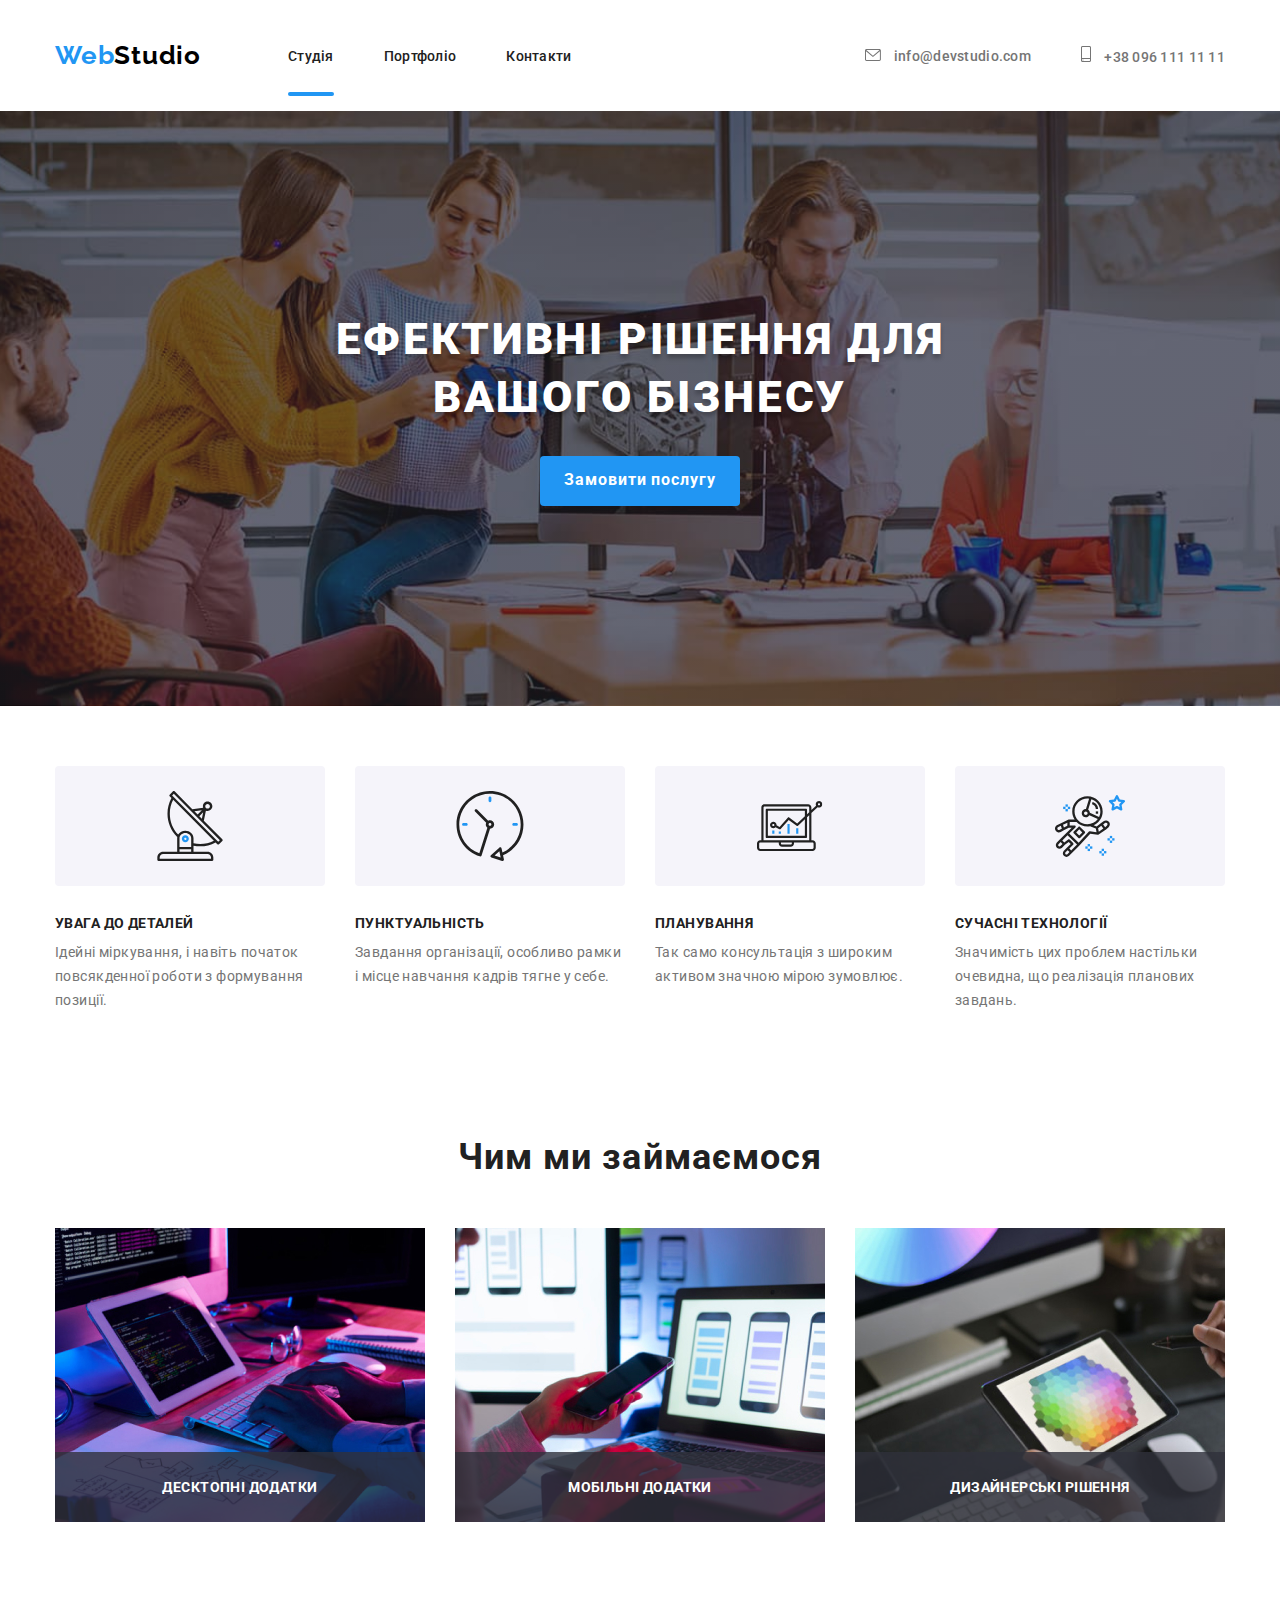
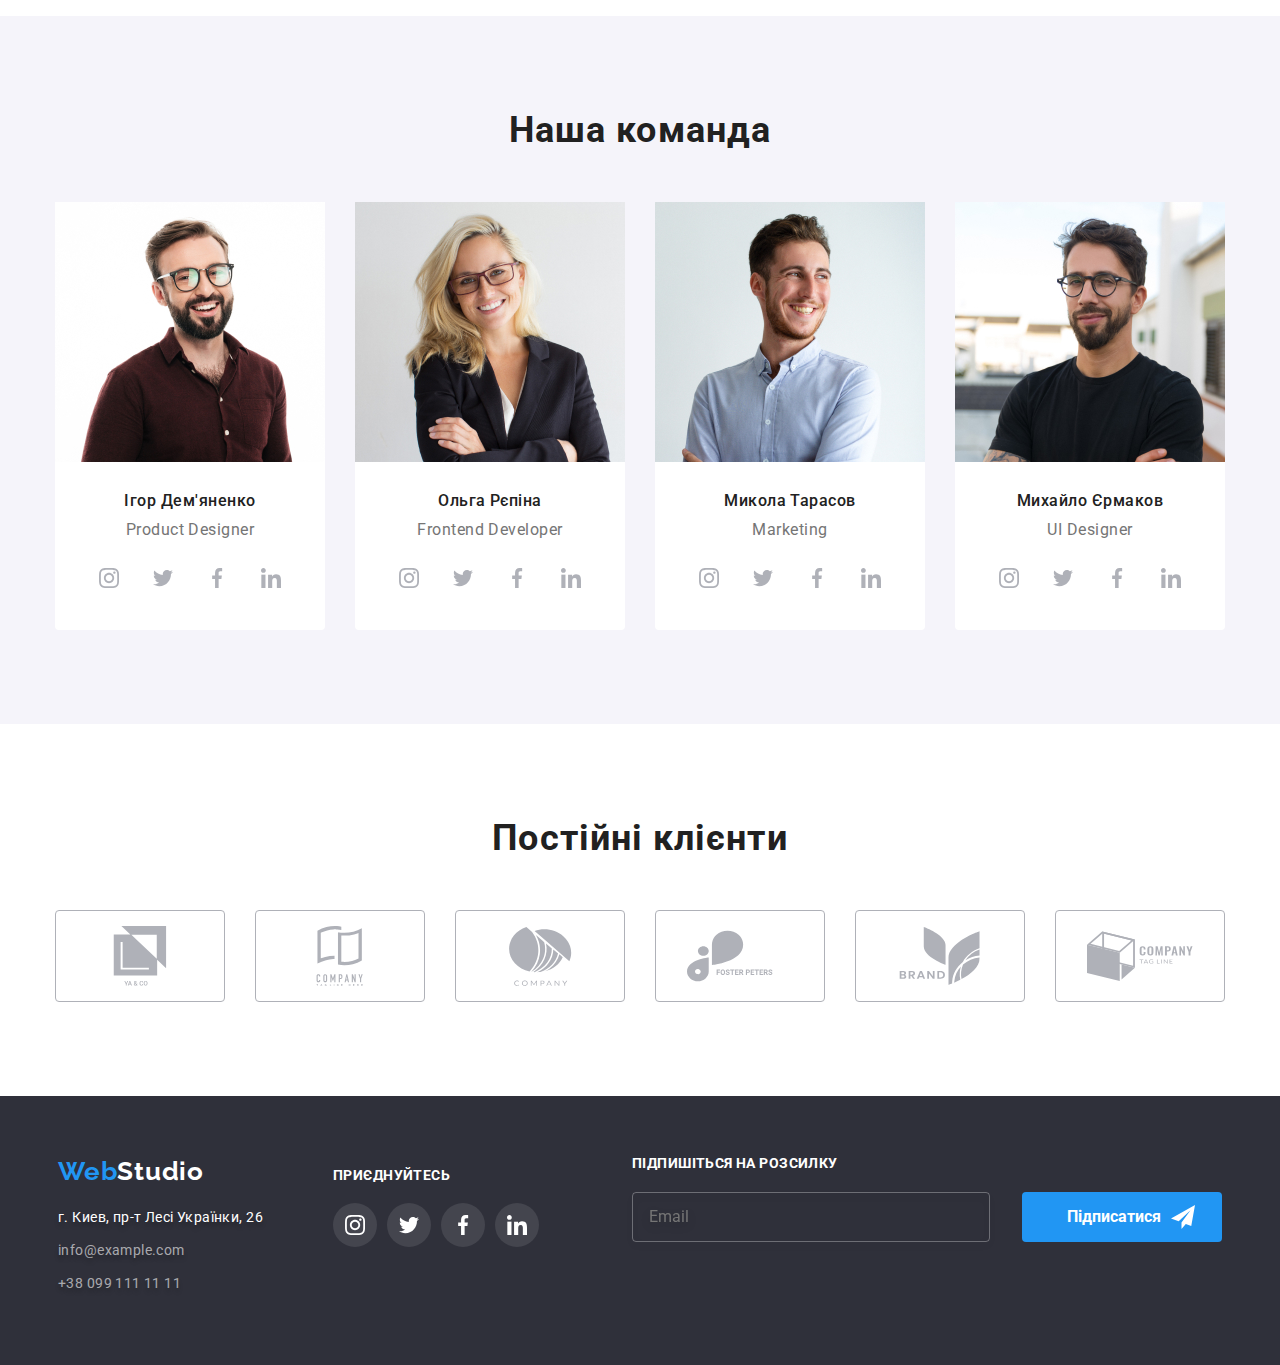
<file: index.html>
<!DOCTYPE html>
<html lang="uk">
  <head>
    <meta charset="UTF-8" />
    <meta http-equiv="X-UA-Compatible" content="IE=edge" />
    <meta name="viewport" content="width=device-width, initial-scale=1.0" />
    <link rel="preconnect" href="https://fonts.googleapis.com" />
    <link rel="preconnect" href="https://fonts.gstatic.com" crossorigin />
    <link
      href="https://fonts.googleapis.com/css2?family=Raleway:wght@700&family=Roboto:wght@400;500;700;900&display=swap"
      rel="stylesheet"
    />
    <link
      rel="stylesheet"
      href="https://cdn.jsdelivr.net/npm/modern-normalize@1.1.0/modern-normalize.min.css"
    />

    <link rel="stylesheet" href="./css/main.min.css" />
    <title>Студія</title>
  </head>
  <body>
    <header>
      <div class="page-header container">
        <nav class="main-nav">
          <a class="logo" href="./index.html"
            >Web<span class="studio">Studio</span></a
          >

          <ul class="menu list">
            <li>
              <a class="menu__link active line" href="./index.html">Студія</a>
            </li>
            <li>
              <a class="menu__link line" href="./portfolio.html">Портфоліо</a>
            </li>
            <li>
              <a class="menu__link line" href="#">Контакти</a>
            </li>
          </ul>
        </nav>
        <button type="button" class="open-mobile-menu-btn" data-menu-open>
          <svg class="open-mobile-menu-btn__icon">
            <use href="./images/sprite.svg#icon-burger"></use>
          </svg>
        </button>
        <ul class="list contacts">
          <li>
            <a class="contact__details" href="mailto:info@devstudio.com">
              <svg
                aria-label="конверт"
                class="icon-envelope"
                width="16"
                height="12"
              >
                <use href="./images/sprite.svg#icon-envelope"></use>
              </svg>
              info@devstudio.com</a
            >
          </li>
          <li>
            <a class="contact__details" href="tel:+380961111111">
              <svg
                aria-label="смартфон"
                class="icon-smartphone"
                width="10"
                height="16"
              >
                <use href="./images/sprite.svg#icon-smartphone"></use>
              </svg>
              +38 096 111 11 11</a
            >
          </li>
        </ul>
      </div>
      <div class="mobile-menu" data-menu>
        <div class="container mobile-menu__container">
          <button class="mobile-menu__close-btn" data-menu-close>
            <svg class="mobile-menu__close-icon">
              <use href="./images/sprite.svg#icon-close"></use>
            </svg>
          </button>
          <ul class="mobile-menu__nav-list list">
            <li>
              <a class="mobile-menu__nav-link" href="./index.html">Студія</a>
           </li>
            <li>
              <a class="mobile-menu__nav-link" href="./portfolio.html">Портфоліо</a>
              </li>
            <li>
              <a class="mobile-menu__nav-link" href="#">Контакти</a>
              </li>
          </ul>
          <ul class=" mobile-menu__contacts list">
            <li>
              <a class="mobile-menu__tel" href="tel:+380961111111">+38 096 111 11 11</a>
            </li>
            <li>
              <a class="mobile-menu__email" href="mailto:info@devstudio.com"> info@devstudio.com</a>
            </li>
          </ul>
          <ul class="mobile-menu__media list">
            <li> <a class="mobile-menu__media-links" href="#">Instagram</a></li>
            <li> <a class="mobile-menu__media-links" href="#">Twitter</a></li>
            <li><a class="mobile-menu__media-links" href="#">Facebook</a></li>
            <li><a class="mobile-menu__media-links border-remover" href="#">LinkedIn</a></li>
          </ul>
        </div>
      </div>
    </header>
    <main>
      <section class="hero">
        <div class="container-hero container">
          <h1 class="main-heading">Ефективні рішення для вашого бізнесу</h1>
          <button class="service-button" onclick type="button" data-modal-open>
            Замовити послугу
          </button>
        </div>
      </section>
      <section class="section-services">
        <div class="container">
          <h2 class="visually-hidden">Наши особенности</h2>
          <ul class="list">
            <div class="section-services__desc">
              <div class="section-services__wrapper">
                <li>
                  <div class="list__image-container">
                    <svg aria-label="антена" width="70" height="70">
                      <use href="./images/sprite.svg#icon-antenna-1"></use>
                    </svg>
                  </div>

                  <div class="list-item__text-container">
                    <h3 class="heads">увага до деталей</h3>
                    <p class="heads__description">
                      Ідейні міркування, і навіть початок повсякденної роботи з
                      формування позиції.
                    </p>
                  </div>
                </li>
                <li>
                  <div class="list__image-container">
                    <svg
                      aria-label="годинник"
                      class="icon-clock-1"
                      width="70"
                      height="70"
                    >
                      <use href="./images/sprite.svg#icon-clock-1"></use>
                    </svg>
                  </div>
                  <div class="list-item__text-container">
                    <h3 class="heads">пунктуальність</h3>
                    <p class="heads__description">
                      Завдання організації, особливо рамки і місце навчання
                      кадрів тягне у себе.
                    </p>
                  </div>
                </li>
              </div>
              <div class="section-services__wrapper">
                <li>
                  <div class="list__image-container">
                    <svg
                      aria-label="діаграма"
                      class="icon-diagram-1"
                      width="65.32"
                      height="70"
                    >
                      <use href="./images/sprite.svg#icon-diagram-1"></use>
                    </svg>
                  </div>
                  <div class="list-item__text-container">
                    <h3 class="heads">планування</h3>
                    <p class="heads__description">
                      Так само консультація з широким активом значною мірою
                      зумовлює.
                    </p>
                  </div>
                </li>
                <li>
                  <div class="list__image-container">
                    <svg
                      aria-label="астронавт"
                      class="icon-astronaut-1"
                      width="70"
                      height="70"
                    >
                      <use href="./images/sprite.svg#icon-astronaut-1"></use>
                    </svg>
                  </div>
                  <div class="list-item__text-container">
                    <h3 class="heads">сучасні технології</h3>
                    <p class="heads__description">
                      Значимість цих проблем настільки очевидна, що реалізація
                      планових завдань.
                    </p>
                  </div>
                </li>
              </div>
            </div>
          </ul>
        </div>
      </section>
      <div class="what-we-do">
        <div class="container">
          <h2 class="second-heading">Чим ми займаємося</h2>
          <ul class="list">
            <li>
              <div class="do-list-wrapper">
                <picture>
                  <source
                    media="(min-width: 1200px)"
                    srcset="
                      ./images/service_provision/service_provision_1_1x.jpg 1x,
                      ./images/service_provision/service_provision_1_2x.jpg 2x
                    "
                  />
                  <img
                    src="./images/service_provision/service_provision_1_1x.jpg"
                    alt="пишем код"
                    width="370"
                    height="294"
                  />
                </picture>

                <p class="do-list-wrapper__do-overlay">десктопні додатки</p>
              </div>
            </li>
            <li>
              <div class="do-list-wrapper">
                <picture>
                  <source
                    media="(min-width: 1200px)"
                    srcset="
                      ./images/service_provision/service_provision_2_1x.jpg 1x,
                      ./images/service_provision/service_provision_2_2x.jpg 2x
                    "
                  />
                  <img
                    src="./images/service_provision/service_provision_2_1x.jpg"
                    alt="дизайн приложений"
                    width="370"
                    height="294"
                  />
                </picture>
                <p class="do-list-wrapper__do-overlay">мобільні додатки</p>
              </div>
            </li>
            <li>
              <div class="do-list-wrapper">
                <picture>
                  <source
                    media="(min-width: 1200px)"
                    srcset="
                      ./images/service_provision/service_provision_3_1x.jpg 1x,
                      ./images/service_provision/service_provision_3_2x.jpg 2x
                    "
                  />
                  <img
                    src="./images/service_provision/service_provision_3_1x.jpg"
                    alt="цветовая палитра услуг"
                    width="370"
                    height="294"
                  />
                </picture>
                <p class="do-list-wrapper__do-overlay">дизайнерські рішення</p>
              </div>
            </li>
          </ul>
        </div>
      </div>
      <section class="team">
        <div class="container">
          <h2 class="second-heading">Наша команда</h2>
          <ul class="social-list list">
            <div class="list-wrapper">
              <li>
                <picture>
                  <source
                    media="(min-width: 1200px)"
                    srcset="
                     ./images/team_desktop_section/team_igor_1x.jpg 1x,
                     ./images/team_desktop_section/team_igor_2x.jpg 2x
                    "
                  />
                  <source
                    media="(min-width: 768px)"
                    srcset="
                     ./images/team_tablet_section/team_igor_1x.jpg 1x,
                     ./images/team_tablet_section/team_igor_2x.jpg 2x
                    "
                  />
                  <source
                    media="(max-width: 767px)"
                    srcset="
                     ./images/team_mobile_section/team_igor_1x.jpg 1x,
                     ./images/team_mobile_section/team_igor_2x.jpg 2x
                    "
                  />
                  <img
                    class="team-picture"
                    src="/images/team_mobile_section/team_igor_1x.jpg 1x"
                    alt="Игорь Демяненко член команды"
                  />
                </picture>
                <div class="team-description">
                  <h3 class="team-description__names">Ігор Дем'яненко</h3>
                  <p class="team-description__position" lang="en">
                    Product Designer
                  </p>
                  <ul class="social-list list">
                    <li>
                      <a href="" class="social-list__link">
                        <svg
                          lang="en"
                          aria-label="instagram"
                          class="social-list__icon"
                          width="20"
                          height="20"
                        >
                          <use
                            href="./images/sprite.svg#icon-instagram-2"
                          ></use>
                        </svg>
                      </a>
                    </li>
                    <li>
                      <a href="" class="social-list__link">
                        <svg
                          lang="en"
                          aria-label="twitter"
                          class="social-list__icon"
                          width="20"
                          height="20"
                        >
                          <use href="./images/sprite.svg#icon-twitter-1"></use>
                        </svg>
                      </a>
                    </li>
                    <li>
                      <a href="" class="social-list__link">
                        <svg
                          lang="en"
                          aria-label="facebook"
                          class="social-list__icon"
                          width="20"
                          height="20"
                        >
                          <use href="./images/sprite.svg#icon-facebook-1"></use>
                        </svg>
                      </a>
                    </li>
                    <li>
                      <a href="" class="social-list__link">
                        <svg
                          lang="en"
                          aria-label="linkedin"
                          class="social-list__icon"
                          width="20"
                          height="20"
                        >
                          <use href="./images/sprite.svg#icon-linkedin-1"></use>
                        </svg>
                      </a>
                    </li>
                  </ul>
                </div>
              </li>
              <li>
                <picture>
                  <source
                    media="(min-width: 1200px)"
                    srcset="
                     ./images/team_desktop_section/team_olga_1x.jpg 1x,
                     ./images/team_desktop_section/team_olga_2x.jpg 2x
                    "
                  />
                  <source
                    media="(min-width: 768px)"
                    srcset="
                     ./images/team_tablet_section/team_olga_1x.jpg 1x,
                     ./images/team_tablet_section/team_olga_2x.jpg 2x
                    "
                  />
                  <source
                    media="(max-width: 767px)"
                    srcset="
                     ./images/team_mobile_section/team_olga_1x.jpg 1x,
                     ./images/team_mobile_section/team_olga_2x.jpg 2x
                    "
                  />
                  <img
                    class="team-picture"
                    src="./images/team_mobile_section/team_olga_1x.jpg 1x"
                    alt="Ольга Репина член команды"
                  />
                </picture>

                <div class="team-description">
                  <h3 class="team-description__names">Ольга Рєпіна</h3>
                  <p class="team-description__position" lang="en">
                    Frontend Developer
                  </p>
                  <ul class="social-list list">
                    <li>
                      <a href="" class="social-list__link">
                        <svg
                          lang="en"
                          aria-label="instagram"
                          class="social-list__icon"
                          width="20"
                          height="20"
                        >
                          <use
                            href="./images/sprite.svg#icon-instagram-2"
                          ></use>
                        </svg>
                      </a>
                    </li>
                    <li>
                      <a href="" class="social-list__link">
                        <svg
                          lang="en"
                          aria-label="twitter"
                          class="social-list__icon"
                          width="20"
                          height="20"
                        >
                          <use href="./images/sprite.svg#icon-twitter-1"></use>
                        </svg>
                      </a>
                    </li>
                    <li>
                      <a href="" class="social-list__link">
                        <svg
                          lang="en"
                          aria-label="facebook"
                          class="social-list__icon"
                          width="20"
                          height="20"
                        >
                          <use href="./images/sprite.svg#icon-facebook-1"></use>
                        </svg>
                      </a>
                    </li>
                    <li>
                      <a href="" class="social-list__link">
                        <svg
                          lang="en"
                          aria-label="linkedin"
                          class="social-list__icon"
                          width="20"
                          height="20"
                        >
                          <use href="./images/sprite.svg#icon-linkedin-1"></use>
                        </svg>
                      </a>
                    </li>
                  </ul>
                </div>
              </li>
              <li>
                <picture>
                  <source
                    media="(min-width: 1200px)"
                    srcset="
                     ./images/team_desktop_section/team_mycola_1x.jpg 1x,
                     ./images/team_desktop_section/team_mycola_2x.jpg 2x
                    "
                  />
                  <source
                    media="(min-width: 768px)"
                    srcset="
                     ./images/team_tablet_section/team_mycola_1x.jpg 1x,
                     ./images/team_tablet_section/team_mycola_2x.jpg 2x
                    "
                  />
                  <source
                    media="(max-width: 767px)"
                    srcset="
                     ./images/team_mobile_section/team_mycola_1x.jpg 1x,
                     ./images/team_mobile_section/team_mycola_2x.jpg 2x
                    "
                  />
                  <img
                    class="team-picture"
                    src="./images/team_mobile_section/team_mycola_1x.jpg 1x"
                    alt="Николай Тарасов член команды"
                   
                  />
                </picture>
                <div class="team-description">
                  <h3 class="team-description__names">Микола Тарасов</h3>
                  <p class="team-description__position" lang="en">Marketing</p>
                  <ul class="social-list list">
                    <li>
                      <a href="" class="social-list__link">
                        <svg
                          lang="en"
                          aria-label="instagram"
                          class="social-list__icon"
                          width="20"
                          height="20"
                        >
                          <use
                            href="./images/sprite.svg#icon-instagram-2"
                          ></use>
                        </svg>
                      </a>
                    </li>
                    <li>
                      <a href="" class="social-list__link">
                        <svg
                          lang="en"
                          aria-label="twitter"
                          class="social-list__icon"
                          width="20"
                          height="20"
                        >
                          <use href="./images/sprite.svg#icon-twitter-1"></use>
                        </svg>
                      </a>
                    </li>
                    <li>
                      <a href="" class="social-list__link">
                        <svg
                          lang="en"
                          aria-label="facebook"
                          class="social-list__icon"
                          width="20"
                          height="20"
                        >
                          <use href="./images/sprite.svg#icon-facebook-1"></use>
                        </svg>
                      </a>
                    </li>
                    <li>
                      <a href="" class="social-list__link">
                        <svg
                          lang="en"
                          aria-label="linkedin"
                          class="social-list__icon"
                          width="20"
                          height="20"
                        >
                          <use href="./images/sprite.svg#icon-linkedin-1"></use>
                        </svg>
                      </a>
                    </li>
                  </ul>
                </div>
              </li>
              <li>
                <picture>
                  <source
                    media="(min-width: 1200px)"
                    srcset="
                      ./images/team_desktop_section/team_mykhailo_1x.jpg 1x,
                      ./images/team_desktop_section/team_mykhailo_2x.jpg 2x
                    "
                  />
                  <source
                    media="(min-width: 768px)"
                    srcset="
                      ./images/team_tablet_section/team_mykhailo_1x.jpg 1x,
                      ./images/team_tablet_section/team_mykhailo_2x.jpg 2x
                    "
                  />
                  <source
                    media="(max-width: 767px)"
                    srcset="
                      ./images/team_mobile_section/team_mykhailo_1x.jpg 1x,
                      ./images/team_mobile_section/team_mykhailo_2x.jpg 2x
                    "
                  />
                  <img
                    class="team-picture"
                    src="./images/team_mobile_section/team_mykhailo_1x.jpg 1x"
                    alt="Михаил Ермаков член команды"
                 
                  />
                </picture>
                <div class="team-description">
                  <h3 class="team-description__names">Михайло Єрмаков</h3>
                  <p class="team-description__position" lang="en">
                    UI Designer
                  </p>
                  <ul class="social-list list">
                    <li>
                      <a href="" class="social-list__link">
                        <svg
                          lang="en"
                          aria-label="instagram"
                          class="social-list__icon"
                          width="20"
                          height="20"
                        >
                          <use
                            href="./images/sprite.svg#icon-instagram-2"
                          ></use>
                        </svg>
                      </a>
                    </li>
                    <li>
                      <a href="" class="social-list__link">
                        <svg
                          lang="en"
                          aria-label="twitter"
                          class="social-list__icon"
                          width="20"
                          height="20"
                        >
                          <use href="./images/sprite.svg#icon-twitter-1"></use>
                        </svg>
                      </a>
                    </li>
                    <li>
                      <a href="" class="social-list__link">
                        <svg
                          lang="en"
                          aria-label="facebook"
                          class="social-list__icon"
                          width="20"
                          height="20"
                        >
                          <use href="./images/sprite.svg#icon-facebook-1"></use>
                        </svg>
                      </a>
                    </li>
                    <li>
                      <a href="" class="social-list__link">
                        <svg
                          lang="en"
                          aria-label="linkedin"
                          class="social-list__icon"
                          width="20"
                          height="20"
                        >
                          <use href="./images/sprite.svg#icon-linkedin-1"></use>
                        </svg>
                      </a>
                    </li>
                  </ul>
                </div>
              </li>
            </div>
          </ul>
        </div>
      </section>
      <section class="regular-clients">
        <div class="container">
          <h2 class="second-heading">Постійні клієнти</h2>
          <ul class="list">
            <div class="clients-icons">
              <div class="clients-icons__wrapper">
                <li class="clients-icons__link">
                  <a href="" class="clients-icons__clickable">
                    <svg lang="" aria-label="" width="106" height="60">
                      <use href="./images/sprite.svg#icon-group"></use>
                    </svg>
                  </a>
                </li>

                <li class="clients-icons__link">
                  <a href="" class="clients-icons__clickable">
                    <svg lang="" aria-label="" width="106" height="60">
                      <use href="./images/sprite.svg#icon-group-2"></use>
                    </svg>
                  </a>
                </li>
                <li class="clients-icons__link">
                  <a href="" class="clients-icons__clickable">
                    <svg lang="" aria-label="" width="106" height="60">
                      <use href="./images/sprite.svg#icon-group-3"></use>
                    </svg>
                  </a>
                </li>
              </div>
              <div class="clients-icons__wrapper">
                <li class="clients-icons__link">
                  <a href="" class="clients-icons__clickable">
                    <svg lang="" aria-label="" width="106" height="60">
                      <use href="./images/sprite.svg#icon-group-4"></use>
                    </svg>
                  </a>
                </li>
                <li class="clients-icons__link">
                  <a href="" class="clients-icons__clickable">
                    <svg lang="" aria-label="" width="106" height="60">
                      <use href="./images/sprite.svg#icon-group-5"></use>
                    </svg>
                  </a>
                </li>
                <li class="clients-icons__link">
                  <a href="" class="clients-icons__clickable">
                    <svg lang="" aria-label="" width="106" height="60">
                      <use href="./images/sprite.svg#icon-group-6"></use>
                    </svg>
                  </a>
                </li>
              </div>
            </div>
          </ul>
        </div>
      </section>
     
    </main>
  
    <footer class="footer">
      <div class="footer-container">
        <div class="footer-container__left">
          <a class="logo-footer" href="./index.html"
            >Web<span class="studio-footer">Studio</span></a
          >
          <address class="address-footer-container">
            <ul class="list-footer">
              <li class="list-footer__list-address-item">
                <a
                  class="address"
                  href="https://goo.gl/maps/8HYQDYo6hGALLFKf9"
                  target="_blank"
                  rel="noopener noreferrer"
                  >г. Киев, пр-т Лесі Українки, 26</a
                >
              </li>
              <li class="list-footer__list-address-item">
                <a
                  class="list-footer__contact-details-footer"
                  href="mailto:info@example.com"
                  >info@example.com</a
                >
              </li>
              <li class="list-footer__list-address-item">
                <a
                  class="list-footer__contact-details-footer"
                  href="tel:+380991111111"
                  >+38 099 111 11 11</a
                >
              </li>
            </ul>
          </address>
        </div>
    
        <div class="footer-icons-container">
          <p class="footer-icons-heading">приєднуйтесь</p>
          <ul class="social-list list">
            <li>
              <a href="" class="social-list-link-footer">
                <svg
                  lang="en"
                  aria-label="instagram"
                  class="social-list__icon-footer"
                  width="20"
                  height="20"
                >
                  <use href="./images/sprite.svg#icon-instagram-2"></use>
                </svg>
              </a>
            </li>
            <li>
              <a href="" class="social-list-link-footer">
                <svg
                  lang="en"
                  aria-label="twitter"
                  class="social-list__icon-footer"
                  width="20"
                  height="20"
                >
                  <use href="./images/sprite.svg#icon-twitter-1"></use>
                </svg>
              </a>
            </li>
            <li>
              <a href="" class="social-list-link-footer">
                <svg
                  lang="en"
                  aria-label="facebook"
                  class="social-list__icon-footer"
                  width="20"
                  height="20"
                >
                  <use href="./images/sprite.svg#icon-facebook-1"></use>
                </svg>
              </a>
            </li>
            <li>
              <a href="" class="social-list-link-footer">
                <svg
                  lang="en"
                  aria-label="linkedin"
                  class="social-list__icon-footer"
                  width="20"
                  height="20"
                >
                  <use href="./images/sprite.svg#icon-linkedin-1"></use>
                </svg>
              </a>
            </li>
          </ul>
        </div>
      </div>
      <div class="subscribe-container">
        <p class="subscribe-text">Підпишіться на розсилку</p>
        <form class="email-form">
          <label>
            <input
              type="email"
              class="email-form__input"
              name="user_email"
              placeholder="Email"
              pattern="[a-z0-9._%+-]+@[a-z0-9.-]+\.[a-z]{2,4}$"
            />
          </label>
          <div class="button-submit-container">
            <button type="submit" class="subscribe-button">
              Підписатися
              <svg
                lang=""
                aria-label=""
                class="button-send-icon"
                width="24"
                height="24"
              >
                <use href="./images/sprite.svg#icon-send"></use>
              </svg>
            </button>
          </div>
        </form>
      </div>
    </footer>
    <div class="backdrop is-hidden" data-modal>
      <div class="modal">
        <button type="button" class="modal-close-btn" data-modal-close>
          <svg class="modal-close-icon" width="18" height="18">
            <use href="./images/sprite.svg#icon-close"></use>
          </svg>
        </button>
        <p class="modal-form-title">Залиште свої дані, ми вам передзвонимо</p>
        <form class="modal-form">
          <label class="modal-form__field">
            <span class="modal-form__desc"> Ім'я </span>
            <span class="modal-form__input-wrapper">
              <input
                type="text"
                class="modal-form__input"
                pattern="[a-zA-Zа-яА-ЯіІїЇ]+"
                name="user_name"
              />
              <svg
                lang=""
                aria-label=""
                class="modal-form__input-icon"
                width="12"
                height="12"
              >
                <use href="./images/sprite.svg#icon-vector-person"></use>
              </svg>
            </span>
          </label>
          <label class="modal-form__field">
            <span class="modal-form__desc"> Телефон </span>
            <span class="modal-form__input-wrapper">
              <input
                type="tel"
                class="modal-form__input"
                pattern="[0-9]{3}-[0-9]{3}-[0-9]{2}-[0-9]{2}"
                title="xxx-xxx-xx-xx"
                name="user_phone"
              />
              <svg
                lang=""
                aria-label=""
                class="modal-form__input-icon"
                width="13"
                height="13"
              >
                <use href="./images/sprite.svg#icon-Vector-telephone"></use>
              </svg>
            </span>
          </label>
          <label class="modal-form__field">
            <span class="modal-form__desc"> Пошта </span>
            <span class="modal-form__input-wrapper">
              <input
                type="email"
                class="modal-form__input"
                name="user_email"
                pattern="[a-z0-9._%+-]+@[a-z0-9.-]+\.[a-z]{2,4}$"
              />
              <svg
                lang=""
                aria-label=""
                class="modal-form__input-icon"
                width="15"
                height="12"
              >
                <use href="./images/sprite.svg#icon-vector-email"></use>
              </svg>
            </span>
          </label>
          <label class="modal-form__field">
            <span class="modal-form__desc"> Коментар </span>
            <textarea
              name="user_message"
              class="modal-form__message"
              placeholder="Введіть текст"
            ></textarea>
          </label>
          <label for="checkbox" class="modal-form__check-field">
            <input
              type="checkbox"
              id="checkbox"
              class="modal-form__check"
              required
              name="user_policy"
            />
            <svg class="modal-form__own-checkbox">
              <use
                class="modal-form-own-checkbox-icon"
                href="./images/sprite.svg#icon-check"
              ></use>
            </svg>
            Погоджуюся з розсилкою та приймаю&nbsp;<a
              href=""
              class="link-user-consent"
              >Умови договору</a
            >
          </label>
          <button type="submit" class="modal-form-submit">Відправити</button>
        </form>
      </div>
    </div>
    <script src="./js/modal.js"></script>
    <script src="./js/mobile-menu.js"></script>
  </body>
</html>
   
  </body>
</html>
</file>
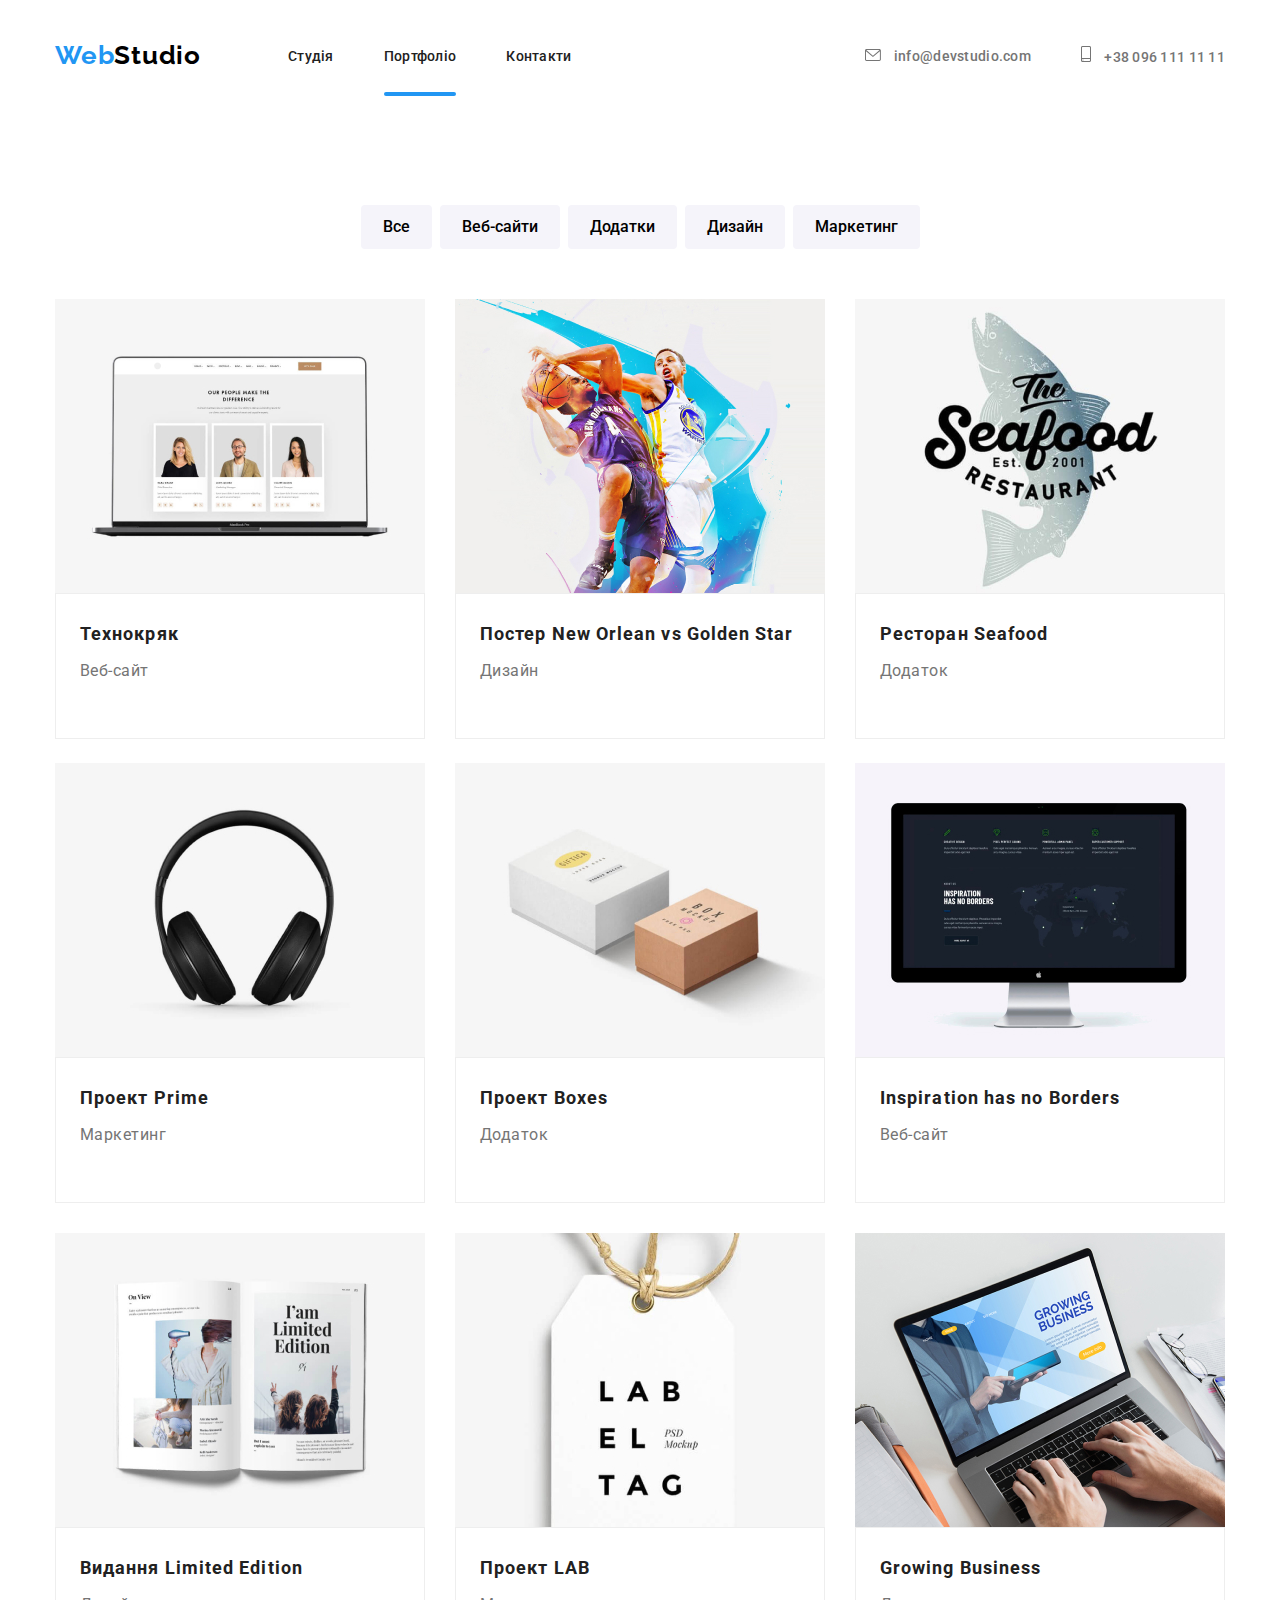
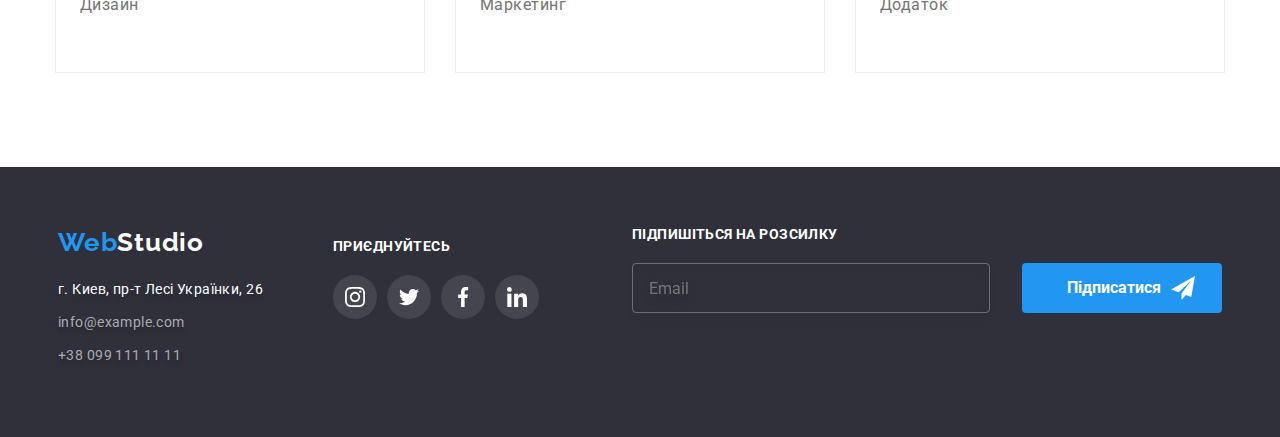
<file: portfolio.html>
<!DOCTYPE html>
<html lang="uk">
  <head>
    <meta charset="UTF-8" />
    <meta http-equiv="X-UA-Compatible" content="IE=edge" />
    <meta name="viewport" content="width=device-width, initial-scale=1.0" />
    <link rel="preconnect" href="https://fonts.googleapis.com" />
    <link rel="preconnect" href="https://fonts.gstatic.com" crossorigin />
    <link
      href="https://fonts.googleapis.com/css2?family=Raleway:wght@700&family=Roboto:wght@400;500;700;900&display=swap"
      rel="stylesheet"
    />
    <link
      rel="stylesheet"
      href="https://cdn.jsdelivr.net/npm/modern-normalize@1.1.0/modern-normalize.min.css"
    />

    <link rel="stylesheet" href="./css/main.min.css" />
    <title>Портфоліо</title>
  </head>
  <body>
    <header>
      <div class="page-header container">
        <nav class="main-nav">
          <a class="logo" href="./index.html"
            >Web<span class="studio">Studio</span></a
          >

          <ul class="menu list">
            <li>
              <a class="menu__link line" href="./index.html">Студія</a>
            </li>
            <li>
              <a class="menu__link active line" href="./portfolio.html"
                >Портфоліо</a
              >
            </li>
            <li>
              <a class="menu__link line" href="#">Контакти</a>
            </li>
          </ul>
        </nav>
        <button type="button" class="open-mobile-menu-btn" data-menu-open>
          <svg class="open-mobile-menu-btn__icon">
            <use href="./images/sprite.svg#icon-burger"></use>
          </svg>
        </button>
        <ul class="list contacts">
          <li>
            <a class="contact__details" href="mailto:info@devstudio.com">
              <svg
                aria-label="конверт"
                class="icon-envelope"
                width="16"
                height="12"
              >
                <use href="./images/sprite.svg#icon-envelope"></use>
              </svg>
              info@devstudio.com</a
            >
          </li>
          <li>
            <a class="contact__details" href="tel:+380961111111">
              <svg
                aria-label="смартфон"
                class="icon-smartphone"
                width="10"
                height="16"
              >
                <use href="./images/sprite.svg#icon-smartphone"></use>
              </svg>
              +38 096 111 11 11</a
            >
          </li>
        </ul>
      </div>
      <div class="mobile-menu" data-menu>
        <div class="container mobile-menu__container">
          <button class="mobile-menu__close-btn" data-menu-close>
            <svg class="mobile-menu__close-icon">
              <use href="./images/sprite.svg#icon-close"></use>
            </svg>
          </button>
          <ul class="mobile-menu__nav-list list">
            <li>
              <a class="mobile-menu__nav-link" href="./index.html">Студія</a>
            </li>
            <li>
              <a class="mobile-menu__nav-link" href="./portfolio.html"
                >Портфоліо</a
              >
            </li>
            <li>
              <a class="mobile-menu__nav-link" href="#">Контакти</a>
            </li>
          </ul>
          <ul class="mobile-menu__contacts list">
            <li>
              <a class="mobile-menu__tel" href="tel:+380961111111"
                >+38 096 111 11 11</a
              >
            </li>
            <li>
              <a class="mobile-menu__email" href="mailto:info@devstudio.com">
                info@devstudio.com</a
              >
            </li>
          </ul>
          <ul class="mobile-menu__media list">
            <li><a class="mobile-menu__media-links" href="#">Instagram</a></li>
            <li><a class="mobile-menu__media-links" href="#">Twitter</a></li>
            <li><a class="mobile-menu__media-links" href="#">Facebook</a></li>
            <li>
              <a class="mobile-menu__media-links border-remover" href="#"
                >LinkedIn</a
              >
            </li>
          </ul>
        </div>
      </div>
    </header>
    <main>
      <section class="portfolio-main-section">
        <div class="container">
          <h1 class="visually-hidden">чим ми занимаемося</h1>

          <ul class="list-buttons">
            <li>
              <button class="button" type="button">Все</button>
            </li>
            <li>
              <button class="button" type="button">Веб-сайти</button>
            </li>
            <li>
              <button class="button" type="button">Додатки</button>
            </li>
            <li>
              <button class="button" type="button">Дизайн</button>
            </li>
            <li>
              <button class="button" type="button">Маркетинг</button>
            </li>
          </ul>
        </div>
        <div class="container">
          <ul class="list-products">
            <li>
              <div class="portfolio_item_wrapper">
                <a class="list-products__link">
                  <div class="list-products__wrapper">
                    <picture>
                      <source
                        media="(min-width: 1200px)"
                        srcset="
                          ./images/portfolio_section/portfolio-desktop-1-1x.jpg 1x,
                          ./images/portfolio_section/portfolio-desktop-1-2x.jpg 2x
                        "
                      />
                      <source
                        media="(min-width: 768px)"
                        srcset="
                          ./images/portfolio_section/portfolio-target-1-1x.jpg 1x,
                          ./images/portfolio_section/portfolio-target-1-2x.jpg 2x
                        "
                      />
                      <source
                        media="(max-width: 767px)"
                        srcset="
                          ./images/portfolio_section/portfolio-mobile-1-1x.jpg 1x,
                          ./images/portfolio_section/portfolio-mobile-1-2x.jpg 2x
                        "
                      />
                      <img
                        class="portfolio-picture"
                        src="./images/portfolio_section/portfolio-mobile-1-1x.jpg 1x"
                        alt="ноутбук"
                        width="270"
                        height="260"
                      />
                    </picture>
                    <p class="list-products__overlay">
                      Ресурс пропонує комплексні пропозиції з різним рівнем
                      функціоналу та сервісів. Все це дозволить відвідувачу
                      отримати вичерпні відомості про компанію чи приватну
                      особу.
                    </p>
                  </div>
                  <div class="list-products__heading-under-picture">
                    <h2>Технокряк</h2>
                    <p class="list-products__para">Веб-сайт</p>
                  </div>
                </a>
              </div>
            </li>

            <li>
              <a class="list-products__link">
                <div class="portfolio_item_wrapper">
                  <div class="list-products__wrapper">
                    <picture>
                      <source
                        media="(min-width: 1200px)"
                        srcset="
                          ./images/portfolio_section/portfolio-desktop-2-1x.jpg 1x,
                          ./images/portfolio_section/portfolio-desktop-2-2x.jpg 2x
                        "
                      />
                      <source
                        media="(min-width: 768px)"
                        srcset="
                          ./images/portfolio_section/portfolio-target-2-1x.jpg 1x,
                          ./images/portfolio_section/portfolio-target-2-2x.jpg 2x
                        "
                      />
                      <source
                        media="(max-width: 767px)"
                        srcset="
                          ./images/portfolio_section/portfolio-mobile-2-1x.jpg 1x,
                          ./images/portfolio_section/portfolio-mobile-2-2x.jpg 2x
                        "
                      />
                      <img
                        class="portfolio-picture"
                        src="./images/portfolio_section/portfolio-mobile-2-1x.jpg 1x"
                        alt="нпостер"
                      />
                    </picture>
                    <p class="list-products__overlay">
                      Ресурс пропонує комплексні пропозиції з різним рівнем
                      функціоналу та сервісів. Все це дозволить відвідувачу
                      отримати вичерпні відомості про компанію чи приватну
                      особу.
                    </p>
                  </div>
                  <div class="list-products__heading-under-picture whatever">
                    <h2>Постер New Orlean vs Golden Star</h2>
                    <p class="list-products__para">Дизайн</p>
                  </div>
                </div>
              </a>
            </li>

            <li>
              <div class="portfolio_item_wrapper">
                <a class="list-products__link">
                  <div class="list-products__wrapper">
                    <picture>
                      <source
                        media="(min-width: 1200px)"
                        srcset="
                          ./images/portfolio_section/portfolio-desktop-3-1x.jpg 1x,
                          ./images/portfolio_section/portfolio-desktop-3-2x.jpg 2x
                        "
                      />
                      <source
                        media="(min-width: 768px)"
                        srcset="
                          ./images/portfolio_section/portfolio-target-3-1x.jpg 1x,
                          ./images/portfolio_section/portfolio-target-3-2x.jpg 2x
                        "
                      />
                      <source
                        media="(max-width: 767px)"
                        srcset="
                          ./images/portfolio_section/portfolio-mobile-3-1x.jpg 1x,
                          ./images/portfolio_section/portfolio-mobile-3-2x.jpg 2x
                        "
                      />
                      <img
                        class="portfolio-picture"
                        src="./images/portfolio_section/portfolio-mobile-3-1x.jpg 1x"
                        alt="ресторан"
                        width="270"
                        height="260"
                      />
                    </picture>
                    <p class="list-products__overlay">
                      Ресурс пропонує комплексні пропозиції з різним рівнем
                      функціоналу та сервісів. Все це дозволить відвідувачу
                      отримати вичерпні відомості про компанію чи приватну
                      особу.
                    </p>
                  </div>
                  <div class="list-products__heading-under-picture">
                    <h2>Ресторан Seafood</h2>
                    <p class="list-products__para">Додаток</p>
                  </div>
                </a>
              </div>
            </li>

            <li>
              <a class="list-products__link">
                <div class="list-products__wrapper">
                  <picture>
                    <source
                      media="(min-width: 1200px)"
                      srcset="
                        ./images/portfolio_section/portfolio-desktop-4-1x.jpg 1x,
                        ./images/portfolio_section/portfolio-desktop-4-2x.jpg 2x
                      "
                    />
                    <source
                      media="(min-width: 768px)"
                      srcset="
                        ./images/portfolio_section/portfolio-target-4-1x.jpg 1x,
                        ./images/portfolio_section/portfolio-target-4-2x.jpg 2x
                      "
                    />
                    <source
                      media="(max-width: 767px)"
                      srcset="
                        ./images/portfolio_section/portfolio-mobile-4-1x.jpg 1x,
                        ./images/portfolio_section/portfolio-mobile-4-2x.jpg 2x
                      "
                    />
                    <img
                      class="portfolio-picture"
                      src="./images/portfolio_section/portfolio-mobile-4-1x.jpg 1x"
                      alt="наушники"
                      width="270"
                      height="260"
                    />
                  </picture>
                  <p class="list-products__overlay">
                    Ресурс пропонує комплексні пропозиції з різним рівнем
                    функціоналу та сервісів. Все це дозволить відвідувачу
                    отримати вичерпні відомості про компанію чи приватну особу.
                  </p>
                </div>
                <div class="list-products__heading-under-picture">
                  <h2>Проект Prime</h2>
                  <p class="list-products__para">Маркетинг</p>
                </div>
              </a>
            </li>

            <li>
              <a class="list-products__link">
                <div class="list-products__wrapper">
                  <picture>
                    <source
                      media="(min-width: 1200px)"
                      srcset="
                        ./images/portfolio_section/portfolio-desktop-5-1x.jpg 1x,
                        ./images/portfolio_section/portfolio-desktop-5-2x.jpg 2x
                      "
                    />
                    <source
                      media="(min-width: 768px)"
                      srcset="
                        ./images/portfolio_section/portfolio-target-5-1x.jpg 1x,
                        ./images/portfolio_section/portfolio-target-5-2x.jpg 2x
                      "
                    />
                    <source
                      media="(max-width: 767px)"
                      srcset="
                        ./images/portfolio_section/portfolio-mobile-5-1x.jpg 1x,
                        ./images/portfolio_section/portfolio-mobile-5-2x.jpg 2x
                      "
                    />
                    <img
                      class="portfolio-picture"
                      src="./images/portfolio_section/portfolio-mobile-5-1x.jpg 1x"
                      alt="коробки"
                      width="270"
                      height="260"
                    />
                  </picture>
                  <p class="list-products__overlay">
                    Ресурс пропонує комплексні пропозиції з різним рівнем
                    функціоналу та сервісів. Все це дозволить відвідувачу
                    отримати вичерпні відомості про компанію чи приватну особу.
                  </p>
                </div>
                <div class="list-products__heading-under-picture">
                  <h2>Проект Boxes</h2>
                  <p class="list-products__para">Додаток</p>
                </div>
              </a>
            </li>

            <li>
              <a class="list-products__link">
                <div class="list-products__wrapper">
                  <picture>
                    <source
                      media="(min-width: 1200px)"
                      srcset="
                        ./images/portfolio_section/portfolio-desktop-6-1x.jpg 1x,
                        ./images/portfolio_section/portfolio-desktop-6-2x.jpg 2x
                      "
                    />
                    <source
                      media="(min-width: 768px)"
                      srcset="
                        ./images/portfolio_section/portfolio-target-6-1x.jpg 1x,
                        ./images/portfolio_section/portfolio-target-6-2x.jpg 2x
                      "
                    />
                    <source
                      media="(max-width: 767px)"
                      srcset="
                        ./images/portfolio_section/portfolio-mobile-6-1x.jpg 1x,
                        ./images/portfolio_section/portfolio-mobile-6-2x.jpg 2x
                      "
                    />
                    <img
                      class="portfolio-picture"
                      src="./images/portfolio_section/portfolio-mobile-6-1x.jpg 1x"
                      alt="экран"
                      width="270"
                      height="260"
                    />
                  </picture>
                  <p class="list-products__overlay">
                    Ресурс пропонує комплексні пропозиції з різним рівнем
                    функціоналу та сервісів. Все це дозволить відвідувачу
                    отримати вичерпні відомості про компанію чи приватну особу.
                  </p>
                </div>
                <div class="list-products__heading-under-picture">
                  <h2>Inspiration has no Borders</h2>
                  <p class="list-products__para">Веб-сайт</p>
                </div>
              </a>
            </li>

            <li>
              <a class="list-products__link">
                <div class="list-products__wrapper">
                  <picture>
                    <source
                      media="(min-width: 1200px)"
                      srcset="
                        ./images/portfolio_section/portfolio-desktop-7-1x.jpg 1x,
                        ./images/portfolio_section/portfolio-desktop-7-2x.jpg 2x
                      "
                    />
                    <source
                      media="(min-width: 768px)"
                      srcset="
                        ./images/portfolio_section/portfolio-target-7-1x.jpg 1x,
                        ./images/portfolio_section/portfolio-target-7-2x.jpg 2x
                      "
                    />
                    <source
                      media="(max-width: 767px)"
                      srcset="
                        ./images/portfolio_section/portfolio-mobile-7-1x.jpg 1x,
                        ./images/portfolio_section/portfolio-mobile-7-2x.jpg 2x
                      "
                    />
                    <img
                      class="portfolio-picture"
                      src="./images/portfolio_section/portfolio-mobile-7-1x.jpg 1x"
                      alt="книга"
                      width="270"
                      height="260"
                    />
                  </picture>
                  <p class="list-products__overlay">
                    Ресурс пропонує комплексні пропозиції з різним рівнем
                    функціоналу та сервісів. Все це дозволить відвідувачу
                    отримати вичерпні відомості про компанію чи приватну особу.
                  </p>
                </div>
                <div class="list-products__heading-under-picture">
                  <h2>Видання Limited Edition</h2>
                  <p class="list-products__para">Дизайн</p>
                </div>
              </a>
            </li>

            <li>
              <a class="list-products__link">
                <div class="list-products__wrapper">
                  <picture>
                    <source
                      media="(min-width: 1200px)"
                      srcset="
                        ./images/portfolio_section/portfolio-desktop-8-1x.jpg 1x,
                        ./images/portfolio_section/portfolio-desktop-8-2x.jpg 2x
                      "
                    />
                    <source
                      media="(min-width: 768px)"
                      srcset="
                        ./images/portfolio_section/portfolio-target-8-1x.jpg 1x,
                        ./images/portfolio_section/portfolio-target-8-2x.jpg 2x
                      "
                    />
                    <source
                      media="(max-width: 767px)"
                      srcset="
                        ./images/portfolio_section/portfolio-mobile-8-1x.jpg 1x,
                        ./images/portfolio_section/portfolio-mobile-8-2x.jpg 2x
                      "
                    />
                    <img
                      class="portfolio-picture"
                      src="./images/portfolio_section/portfolio-mobile-8-1x.jpg 1x"
                      alt="этикетка"
                      width="270"
                      height="260"
                    />
                  </picture>
                  <p class="list-products__overlay">
                    Ресурс пропонує комплексні пропозиції з різним рівнем
                    функціоналу та сервісів. Все це дозволить відвідувачу
                    отримати вичерпні відомості про компанію чи приватну особу.
                  </p>
                </div>
                <div class="list-products__heading-under-picture">
                  <h2>Проект LAB</h2>
                  <p class="list-products__para">Маркетинг</p>
                </div>
              </a>
            </li>

            <li>
              <a class="list-products__link">
                <div class="list-products__wrapper">
                  <picture>
                    <source
                      media="(min-width: 1200px)"
                      srcset="
                        ./images/portfolio_section/portfolio-desktop-9-1x.jpg 1x,
                        ./images/portfolio_section/portfolio-desktop-9-2x.jpg 2x
                      "
                    />
                    <source
                      media="(min-width: 768px)"
                      srcset="
                        ./images/portfolio_section/portfolio-target-9-1x.jpg 1x,
                        ./images/portfolio_section/portfolio-target-9-2x.jpg 2x
                      "
                    />
                    <source
                      media="(max-width: 767px)"
                      srcset="
                        ./images/portfolio_section/portfolio-mobile-9-1x.jpg 1x,
                        ./images/portfolio_section/portfolio-mobile-9-2x.jpg 2x
                      "
                    />
                    <img
                      class="portfolio-picture"
                      src="./images/portfolio_section/portfolio-mobile-9-1x.jpg 1x"
                      alt="ноутбук на столе"
                      width="270"
                      height="260"
                    />
                  </picture>
                  <p class="list-products__overlay">
                    Ресурс пропонує комплексні пропозиції з різним рівнем
                    функціоналу та сервісів. Все це дозволить відвідувачу
                    отримати вичерпні відомості про компанію чи приватну особу.
                  </p>
                </div>
                <div class="list-products__heading-under-picture">
                  <h2>Growing Business</h2>
                  <p class="list-products__para">Додаток</p>
                </div>
              </a>
            </li>
          </ul>
        </div>
      </section>
    </main>
    <footer class="footer">
      <div class="footer-container">
        <div class="footer-container__left">
          <a class="logo-footer" href="./index.html"
            >Web<span class="studio-footer">Studio</span></a
          >
          <address class="address-footer-container">
            <ul class="list-footer">
              <li class="list-footer__list-address-item">
                <a
                  class="address"
                  href="https://goo.gl/maps/8HYQDYo6hGALLFKf9"
                  target="_blank"
                  rel="noopener noreferrer"
                  >г. Киев, пр-т Лесі Українки, 26</a
                >
              </li>
              <li class="list-footer__list-address-item">
                <a
                  class="list-footer__contact-details-footer"
                  href="mailto:info@example.com"
                  >info@example.com</a
                >
              </li>
              <li class="list-footer__list-address-item">
                <a
                  class="list-footer__contact-details-footer"
                  href="tel:+380991111111"
                  >+38 099 111 11 11</a
                >
              </li>
            </ul>
          </address>
        </div>
        <div class="footer-icons-container">
          <p class="footer-icons-heading">приєднуйтесь</p>
          <ul class="social-list list">
            <li>
              <a href="" class="social-list-link-footer">
                <svg
                  lang="en"
                  aria-label="instagram"
                  class="social-list__icon-footer"
                  width="20"
                  height="20"
                >
                  <use href="./images/sprite.svg#icon-instagram-2"></use>
                </svg>
              </a>
            </li>
            <li>
              <a href="" class="social-list-link-footer">
                <svg
                  lang="en"
                  aria-label="twitter"
                  class="social-list__icon-footer"
                  width="20"
                  height="20"
                >
                  <use href="./images/sprite.svg#icon-twitter-1"></use>
                </svg>
              </a>
            </li>
            <li>
              <a href="" class="social-list-link-footer">
                <svg
                  lang="en"
                  aria-label="facebook"
                  class="social-list__icon-footer"
                  width="20"
                  height="20"
                >
                  <use href="./images/sprite.svg#icon-facebook-1"></use>
                </svg>
              </a>
            </li>
            <li>
              <a href="" class="social-list-link-footer">
                <svg
                  lang="en"
                  aria-label="linkedin"
                  class="social-list__icon-footer"
                  width="20"
                  height="20"
                >
                  <use href="./images/sprite.svg#icon-linkedin-1"></use>
                </svg>
              </a>
            </li>
          </ul>
        </div>
      </div>
      <div class="subscribe-container">
        <p class="subscribe-text">Підпишіться на розсилку</p>
        <form class="email-form">
          <label>
            <input
              type="email"
              class="email-form__input"
              name="user_email"
              placeholder="Email"
              pattern="[a-z0-9._%+-]+@[a-z0-9.-]+\.[a-z]{2,4}$"
            />
          </label>
          <div class="button-submit-container">
            <button type="submit" class="subscribe-button">
              Підписатися
              <svg
                lang=""
                aria-label=""
                class="button-send-icon"
                width="24"
                height="24"
              >
                <use href="./images/sprite.svg#icon-send"></use>
              </svg>
            </button>
          </div>
        </form>
      </div>
    </footer>
    <script src="./js/mobile-menu.js"></script>
  </body>
</html>
</file>
<file: css/main.min.css>
:root{--main-bg-color: #ffffff;--main-second-bg-color: #f5f4fa;--primary-color: #2196f3;--secondary-color: #2f303a;--logo-color: #000000;--main-text-color: #212121;--p-text-color: #757575;--elements-background: #eeeeee;--svg-color: #afb1b8;--main-spacing: 0.03em;--transition-dur-and-func: 250ms linear}h1,h2,h3,h4,p{margin-top:0;margin-bottom:0}ul,ol{margin-top:0;margin-bottom:0;padding-left:0}button{border:none}img{display:block}a{text-decoration:none}body{font-family:"Roboto",sans-serif;background-color:var(--main-bg-color)}.list{display:flex;list-style:none;justify-content:center;gap:30px}.container{width:100%;padding-left:15px;padding-right:15px}@media screen and (min-width: 480px){.container{width:480px;margin-left:auto;margin-right:auto}}@media screen and (min-width: 768px){.container{display:flex;flex-direction:row;width:768px;flex-wrap:wrap;align-items:center;justify-content:center}}@media screen and (min-width: 1200px){.container{width:1200px}}.visually-hidden{position:absolute;width:1px;height:1px;margin:-1px;border:0;padding:0;white-space:nowrap;clip-path:inset(100%);clip:rect(0 0 0 0);overflow:hidden}@media screen and (max-width: 767px){.mobile-menu{position:fixed;top:0;left:0;width:100%;height:100%;background-color:var(--main-bg-color);z-index:100;opacity:0;visibility:hidden;pointer-events:none;transition:opacity var(--transition-dur-and-func),visibility var(--transition-dur-and-func)}.mobile-menu.is-open{opacity:1;visibility:visible;pointer-events:auto}.mobile-menu__container{position:relative;padding-left:40px}.mobile-menu__close-btn{position:absolute;top:10px;right:15px;border:0;background-color:rgba(0,0,0,0);padding:0;line-height:0}.mobile-menu__close-icon{width:40px;height:40px}.mobile-menu__nav-list{display:flex;flex-direction:column;padding-top:40px;padding-bottom:302px}.mobile-menu__nav-link{font-family:"Roboto";font-style:normal;font-weight:500;font-size:40px;line-height:1.17;letter-spacing:.02em;color:var(--main-text-color)}.mobile-menu__nav-link:hover,.mobile-menu__nav-link:focus{color:var(--primary-color)}.mobile-menu__contacts{display:flex;flex-direction:column;padding-bottom:64px}.mobile-menu__tel{font-family:"Roboto";font-style:normal;font-weight:500;font-size:34px;line-height:40px;letter-spacing:.02em;color:var(--p-text-color)}.mobile-menu__tel:hover,.mobile-menu__tel:focus{color:var(--primary-color)}.mobile-menu__email{font-family:"Roboto";font-style:normal;font-weight:500;font-size:24px;line-height:1.16;letter-spacing:.02em;color:var(--p-text-color)}.mobile-menu__email:hover,.mobile-menu__email:focus{color:var(--primary-color)}.mobile-menu__media-links{font-family:"Roboto";font-style:normal;font-weight:500;font-size:18px;line-height:1.22;letter-spacing:.02em;color:var(--primary-color)}.mobile-menu__media{display:flex;flex-direction:row;justify-content:flex-start}.mobile-menu__media li:nth-child(-n+3){border-right:1px solid rgba(33,33,33,.2);padding-right:10px}}@media screen and (min-width: 768px){.mobile-menu{display:none}}.logo{font-family:"Raleway",sans-serif;font-weight:700;font-size:26px;line-height:1.17;letter-spacing:var(--main-spacing);color:var(--primary-color);padding-bottom:25px;padding-top:24px}.logo .studio{font-family:"Raleway",sans-serif;font-weight:700;font-size:26px;line-height:1.17;letter-spacing:var(--main-spacing);color:var(--logo-color)}@media screen and (max-width: 767px){.logo-footer{padding-left:30px}}.logo-footer{font-family:"Raleway";font-weight:700;font-size:26px;line-height:1.17;letter-spacing:var(--main-spacing);color:var(--primary-color)}.logo-footer .studio-footer{font-family:"Raleway",sans-serif;font-weight:700;font-size:26px;line-height:1.17;letter-spacing:var(--main-spacing);color:var(--main-bg-color)}@media screen and (min-width: 768px){.logo-footer{padding-left:30px}}@media screen and (min-width: 1200px){.logo-footer{padding-left:0px}}.service-button{font-weight:700;font-size:16px;line-height:1.8;letter-spacing:.06em;color:var(--main-bg-color);background:var(--primary-color);border-radius:4px;width:200px;height:50px;margin-top:30px;cursor:pointer}.second-heading{font-weight:700;font-size:36px;line-height:1.16;text-align:center;letter-spacing:var(--main-spacing);color:var(--main-text-color);margin-bottom:50px}@media screen and (max-width: 767px){.list-footer{display:flex;flex-direction:column;list-style:none;align-items:center}}@media screen and (min-width: 768px){.list-footer{display:flex;flex-direction:column;list-style:none;align-items:center}.list-footer__list-address-item:nth-child(n){margin-bottom:9px}.address-footer-container{margin-top:20px}.address{font-style:normal;font-weight:400;font-size:14px;line-height:1.71;letter-spacing:var(--main-spacing);color:var(--main-bg-color);text-shadow:0px 4px 4px rgba(0,0,0,.25)}.list-footer__contact-details-footer{font-style:normal;font-weight:400;font-size:14px;line-height:1.71;letter-spacing:var(--main-spacing);color:rgba(255,255,255,.6);text-shadow:0px 4px 4px rgba(0,0,0,.25);transition-timing-function:cubic-bezier(0.4, 0, 0.2, 1);transition:color var(--transition-dur-and-func)}.list-footer__contact-details-footer:hover,.list-footer__contact-details-footer:focus{color:var(--primary-color)}}.list-footer__list-address-item:nth-child(n){margin-bottom:9px}.address-footer-container{margin-top:20px}.address{font-style:normal;font-weight:400;font-size:14px;line-height:1.71;letter-spacing:var(--main-spacing);color:var(--main-bg-color);text-shadow:0px 4px 4px rgba(0,0,0,.25)}.list-footer__contact-details-footer{font-style:normal;font-weight:400;font-size:14px;line-height:1.71;letter-spacing:var(--main-spacing);color:rgba(255,255,255,.6);text-shadow:0px 4px 4px rgba(0,0,0,.25);transition-timing-function:cubic-bezier(0.4, 0, 0.2, 1);transition:color var(--transition-dur-and-func)}.list-footer__contact-details-footer:hover,.list-footer__contact-details-footer:focus{color:var(--primary-color)}@media screen and (min-width: 1200px){.list-footer{align-items:baseline}}.backdrop{position:fixed;top:0;left:0;width:100%;height:100%;z-index:100;background-color:rgba(0,0,0,.2);transition:opacity 500ms ease,visibility 500ms ease}.backdrop.is-hidden{visibility:hidden;opacity:0;pointer-events:none}@media screen and (max-width: 767px){.modal{width:450px;height:609px}}@media screen and (min-width: 768px){.modal{width:450px;height:609px}}@media screen and (min-width: 1200px){.modal{width:528px;height:601px}}.modal{position:absolute;top:50%;left:50%;transform:translate(-50%, -50%);padding:40px;background-color:var(--main-bg-color);box-shadow:0px 1px 3px rgba(0,0,0,.12),0px 1px 1px rgba(0,0,0,.14),0px 2px 1px rgba(0,0,0,.2);border-radius:4px}.modal-close-btn{display:flex;align-items:center;justify-content:center;position:absolute;top:8px;right:8px;width:30px;height:30px;border-radius:50%;padding:0;background-color:rgba(0,0,0,0);border:1px solid rgba(0,0,0,.1);filter:drop-shadow(0px 4px 4px rgba(0, 0, 0, 0.25))}.modal-close-btn:hover{fill:var(--primary-color);cursor:pointer}@media screen and (max-width: 767px){.modal-form__check-field{font-size:12px}}@media screen and (min-width: 768px){.modal-form__check-field{font-size:12px}}@media screen and (min-width: 1200px){.modal-form__check-field{font-size:14px}}.modal-form-title{font-family:"Roboto";font-style:normal;font-weight:700;font-size:20px;line-height:1.15;text-align:center;letter-spacing:.03em;color:var(--main-text-color);margin-bottom:12px}.modal-form{display:flex;flex-direction:column}.modal-form__input{width:100%;height:40px;border:1px solid rgba(33,33,33,.2);border-radius:4px;margin-top:4px;padding-left:42px;transition:border-color var(--transition-dur-and-func)}.modal-form__input:focus{border-color:var(--primary-color);outline:none}.modal-form__field{margin-bottom:10px}.modal-form__desc{display:block;margin-bottom:4px;font-family:"Roboto";font-style:normal;font-weight:400;font-size:12px;line-height:1.16;letter-spacing:.01em;color:var(--p-text-color)}.modal-form__input-wrapper{position:relative;display:block}.modal-form__input-icon{display:block;position:absolute;top:50%;left:12px;transform:translateY(-50%);transition:background-color var(--transition-dur-and-func)}.modal-form__input:focus+.modal-form__input-icon{fill:var(--primary-color);cursor:pointer}.modal-form__message{width:100%;height:120px;border:1px solid rgba(33,33,33,.2);border-radius:4px;padding:12px 16px;resize:none;transition:border-color var(--transition-dur-and-func)}.modal-form__message::placeholder{font-family:"Roboto";font-style:normal;font-weight:400;font-size:12px;line-height:1.16;letter-spacing:.01em;color:var(--p-text-color)}.modal-form__message:focus{border-color:var(--primary-color);outline:none}.modal-form__check-field{display:flex;align-items:center;color:var(--p-text-color);font-family:"Roboto";font-style:normal;font-weight:400;line-height:2;letter-spacing:.03em;margin-top:10px;margin-bottom:20px}.modal-form__check{position:absolute;appearance:none}.modal-form__check:checked+.modal-form__own-checkbox{background-color:var(--primary-color);border:2px solid var(--primary-color)}.modal-form__own-checkbox{width:16px;height:15px;border:2px solid var(--main-text-color);border-radius:3px;cursor:pointer;margin-right:7px}.modal-form__check:focus+.modal-form__own-checkbox{box-shadow:0 0 0 2px var(--primary-color)}.modal-form-own-checkbox-icon{display:none;fill:var(--main-bg-color)}.modal-form__check:checked+.modal-form__own-checkbox .modal-form-own-checkbox-icon{display:block}.link-user-consent{color:var(--primary-color)}.modal-form-submit{min-width:200px;min-height:50px;align-self:center;padding:10px 52px;border:1px solid var(--primary-color);border-radius:4px;background-color:var(--primary-color);font-weight:700;font-size:16px;line-height:1.87;letter-spacing:.06em;cursor:pointer;box-shadow:0px 4px 4px rgba(0,0,0,.15);color:var(--main-bg-color);transition:color var(--transition-dur-and-func),background-color var(--transition-dur-and-func)}.modal-form-submit:hover,.modal-form-submit:focus{background-color:#188ce8;color:#fff}@media screen and (max-width: 767px){.menu{display:none}.contacts{display:none}.contact__details{display:none}.menu__link{display:none}.open-mobile-menu-btn{border:0;background-color:rgba(0,0,0,0);padding:0;line-height:0}.open-mobile-menu-btn__icon{width:40px;height:40px}}.page-header{padding-top:16px;padding-bottom:16px;display:flex;flex-direction:row;align-items:center;justify-content:space-between}@media screen and (min-width: 768px){.open-mobile-menu-btn{display:none}.border-line{border-bottom:#ececec 1px solid}.main-nav{display:flex;flex-direction:row;background-color:var(--main-bg-color);align-items:center;gap:87px}.menu{display:flex;gap:24px;margin-right:auto}.menu__link{display:flex;flex-direction:row;position:relative;font-weight:500;font-size:14px;line-height:1.17;letter-spacing:.02em;color:var(--main-text-color);transition-timing-function:cubic-bezier(0.4, 0, 0.2, 1);transition:color var(--transition-dur-and-func)}.menu__link:hover,.menu__link:focus,.menu__link .active{color:var(--primary-color)}.line:hover::after,.active::after{display:flex;position:absolute;margin-top:44px;content:"";width:100%;height:4px;background:#2196f3;border-radius:2px}.contacts{display:flex;flex-direction:column;gap:10px}.contact__details{font-weight:500;font-size:12px;line-height:1.16;letter-spacing:.02em;color:var(--p-text-color);padding-top:21px;padding-bottom:25px;transition-timing-function:cubic-bezier(0.4, 0, 0.2, 1);transition:color var(--transition-dur-and-func)}.contact__details:hover,.contact__details:focus{color:var(--primary-color)}.contact__details:hover svg,.contact__details:focus svg{fill:var(--primary-color)}.icon-envelope{fill:var(--p-text-color);margin-right:10px}.icon-envelope:hover{cursor:pointer;fill:var(--primary-color)}.icon-smartphone{fill:var(--p-text-color);margin-right:10px}.icon-smartphone:hover{cursor:pointer;fill:var(--primary-color)}}@media screen and (min-width: 1200px){.open-mobile-menu-btn{display:none}.main-nav{padding-right:93px}.page-header{display:flex}.menu{gap:50px}.contacts{display:flex;flex-direction:row;align-items:center;margin-left:auto;gap:50px}.contact__details{display:row;align-items:center;padding-top:32px;padding-bottom:32px;font-size:14px;line-height:1.17}}@media screen and (max-width: 767px){.main-heading{width:360px;font-size:26px;line-height:1.61;margin:0 auto;font-weight:900;text-align:center;letter-spacing:.06em;text-transform:uppercase;color:var(--main-bg-color);text-shadow:0px 4px 4px rgba(0,0,0,.25)}.hero{background-image:linear-gradient(rgba(47, 48, 58, 0.4), rgba(47, 48, 58, 0.4)),-webkit-image-set(url(.././images/hero_section/hero_mobile_1x.jpg) 1x, url(.././images/hero_section/hero_mobile_2x.jpg) 2x)}}@media screen and (min-width: 768px){.main-heading{width:600px;font-size:45px;line-height:1.61}.hero{background-image:linear-gradient(rgba(47, 48, 58, 0.4), rgba(47, 48, 58, 0.4)),-webkit-image-set(url(.././images/hero_section/hero_tablet_1x.jpg) 1x, url(.././images/hero_section/hero_tablet_2x.jpg) 2x)}}@media screen and (min-width: 1200px){.main-heading{width:696px;font-size:44px;line-height:1.3}.hero{background-image:linear-gradient(rgba(47, 48, 58, 0.4), rgba(47, 48, 58, 0.4)),url(.././images/hero_section/hero_default_size.jpg)}}.container-hero{display:flex;flex-direction:column;align-items:center;justify-content:center;padding-left:15px;padding-right:15px;margin-left:auto;margin-right:auto}.hero{background-size:cover;background-position:center;padding-top:200px;padding-bottom:200px;max-width:1600px;margin-left:auto;margin-right:auto}.main-heading{margin:0 auto;font-weight:900;text-align:center;letter-spacing:.06em;text-transform:uppercase;color:var(--main-bg-color);text-shadow:0px 4px 4px rgba(0,0,0,.25)}@media screen and (max-width: 767px){.footer{background-color:var(--secondary-color);padding-top:60px;padding-bottom:60px}.footer-container{display:flex;flex-direction:column;align-items:center;justify-content:center}.footer-icons-container{display:flex;flex-direction:column;justify-content:center;align-items:center;padding-top:60px}.subscribe-container{display:flex;flex-direction:column;align-items:center;padding-top:60px}.email-form{display:flex;flex-direction:column;align-items:center;justify-content:center}.email-form__input{width:450px}.button-submit-container{margin-top:20px}}.footer-icons-heading{font-style:normal;font-weight:700;font-size:14px;line-height:1.1;letter-spacing:var(--main-spacing);text-transform:uppercase;color:var(--main-bg-color);margin-bottom:20px}.social-list-link-footer{display:flex;align-items:center;justify-content:center;width:44px;height:44px;border-radius:50%;background-color:rgba(255,255,255,.1);transition-timing-function:cubic-bezier(0.4, 0, 0.2, 1);transition:background-color var(--transition-dur-and-func)}.social-list-link-footer:hover,.social-list-link-footer:focus{cursor:pointer;background-color:var(--primary-color)}.social-list-link-footer:hover .social-list-icon{fill:var(--main-bg-color)}.social-list__icon-footer{fill:var(--main-bg-color)}.subscribe-text{font-family:"Roboto";font-style:normal;font-weight:700;font-size:14px;line-height:1.14;letter-spacing:.03em;text-transform:uppercase;color:var(--main-bg-color);margin-bottom:20px}.email-form__input{height:50px;border:1px solid rgba(255,255,255,.3);filter:drop-shadow(0px 4px 4px rgba(0, 0, 0, 0.15));border-radius:4px;background-color:rgba(0,0,0,0);padding-left:16px;color:var(--main-bg-color)}.email-form__input::placeholder{font-family:"Roboto";font-style:normal;font-weight:400;font-size:16px;line-height:1.25}.subscribe-button{display:flex;flex-direction:row;align-items:center;justify-content:center;padding-right:10px;padding-left:28px;padding-bottom:10px;padding-top:10px;background-color:var(--primary-color);width:200px;height:50px;border-radius:4px;font-family:"Roboto";font-style:normal;font-weight:700;font-size:16px;line-height:30px;color:var(--main-bg-color);margin-left:12px}.button-send-icon{margin-left:10px}@media only screen and (min-width: 768px){.footer{display:flex;flex-direction:column;background-color:var(--secondary-color);align-content:center;justify-content:center;padding-top:60px;padding-bottom:60px}.footer-container{display:flex;align-items:flex-start;justify-content:space-evenly}.footer-container__left{display:flex;flex-direction:column}.footer-icons-container{display:flex;flex-direction:column;justify-content:flex-start;align-items:flex-start;margin-left:70px}.footer-icons-heading{align-self:center}.subscribe-container{margin-top:40px;display:flex;flex-direction:column;align-items:center;justify-content:center}.email-form{display:flex;flex-direction:column;align-items:center;justify-content:center;gap:20px}.email-form__input{width:450px}}@media screen and (min-width: 1200px){.footer{display:flex;flex-direction:row}.footer-container{display:flex;align-items:baseline}.subscribe-container{margin-left:93px;display:flex;align-items:flex-start;justify-content:flex-start;margin-top:0px}.footer-icons-heading{align-self:baseline}.email-form{display:flex;flex-direction:row}.email-form__input{width:358px}}@media screen and (max-width: 767px){.section-services__desc{display:flex;flex-direction:column}.section-services{padding-top:30px;padding-bottom:94px;justify-content:center;align-items:center}.list-item__text-container{display:flex;flex-direction:column;align-items:center}.heads{font-weight:700;font-size:14px;line-height:1.1;letter-spacing:var(--main-spacing);text-transform:uppercase;color:var(--main-text-color)}.heads__description{font-weight:400;font-size:14px;line-height:1.7;letter-spacing:var(--main-spacing);color:var(--p-text-color)}.list__image-container{display:flex;justify-content:center;align-items:center;height:120px;border-radius:4px;margin-bottom:30px;gap:30px;margin-top:30px;background-color:var(--main-second-bg-color)}}@media screen and (min-width: 768px){.section-services__desc{display:flex;flex-direction:column;flex-wrap:nowrap}.section-services__wrapper{display:flex;flex-direction:row;gap:30px}.section-services{padding-top:60px;padding-bottom:94px}.heads{font-weight:700;font-size:14px;line-height:1.1;letter-spacing:var(--main-spacing);text-transform:uppercase;color:var(--main-text-color);margin-bottom:10px}.heads__description{font-weight:400;font-size:14px;line-height:1.7;letter-spacing:var(--main-spacing);color:var(--p-text-color);margin-top:10px;margin-bottom:30px}.list__image-container{display:flex;flex-direction:column;justify-content:center;align-items:center;width:354px;height:120px;border-radius:4px;margin-bottom:30px;gap:30px;background-color:var(--main-second-bg-color)}}@media screen and (min-width: 1200px){.section-services__wrapper{display:flex;flex-direction:row}.section-services__desc{display:flex;flex-direction:row;align-items:center;justify-content:center;gap:30px}.list__image-container{width:270px}}@media screen and (max-width: 767px){.what-we-do{display:none}}@media screen and (min-width: 768px){.what-we-do{display:none}}@media screen and (min-width: 1200px){.what-we-do{display:flex;padding-bottom:94px}.do-list-wrapper{position:relative}.do-list-wrapper__do-overlay{position:absolute;bottom:0px;display:flex;justify-content:center;align-items:center;font-weight:700;font-size:14px;line-height:16px;width:370px;height:70px;color:var(--main-bg-color);background-color:rgba(48,49,59,.8);letter-spacing:.03em;text-transform:uppercase}}@media screen and (max-width: 767px){.team{padding-top:60px;padding-bottom:60px}.list-wrapper{display:flex;flex-direction:column;gap:30px}.team-picture{width:450px;height:460px}}@media screen and (min-width: 768px){.team{padding-top:60px;padding-bottom:60px}.list-wrapper{display:flex;flex-direction:row;flex-wrap:wrap;align-items:center;justify-content:center;gap:30px}.team-picture{width:354px;height:374px}}@media screen and (min-width: 1200px){.list-wrapper{flex-wrap:nowrap}.team-picture{width:270px;height:260px}.team{padding-bottom:94px;padding-top:94px}}.team{display:flex;flex-direction:column;background-color:var(--main-second-bg-color);align-items:center}.team-description{display:flex;flex-direction:column;background-color:var(--main-bg-color);align-items:center;padding:30px;border-radius:0px 0px 4px 4px}.team-description__names{font-weight:500;font-size:16px;line-height:1.18;text-align:center;letter-spacing:var(--main-spacing);color:var(--main-text-color);margin-bottom:10px}.social-list{display:flex;justify-content:center;column-gap:10px}.social-list__link{display:flex;align-items:center;justify-content:center;width:44px;height:44px;border-radius:50%;background-color:var(--main-bg-color);fill:#afb1b8;transition-timing-function:cubic-bezier(0.4, 0, 0.2, 1);transition:background-color var(--transition-dur-and-func)}.social-list__link:hover{cursor:pointer;background-color:var(--primary-color);fill:#afb1b8}.social-list__link:focus{cursor:pointer;background-color:var(--primary-color);fill:#afb1b8}.social-list__link:hover .social-list__icon{fill:#fff}.social-list__link:focus .social-list__icon{fill:#fff}.team-description__position{font-weight:400;font-size:16px;line-height:1.18;text-align:center;letter-spacing:var(--main-spacing);color:var(--p-text-color);margin-bottom:16px}.social-list__icon:hover{fill:var(--primary-color)}@media screen and (max-width: 767px){.regular-clients{padding-top:94px;padding-bottom:94px;background-color:var(--main-bg-color)}.clients-icons{display:flex;flex-direction:row;gap:30px}.clients-icons__wrapper{display:flex;flex-direction:column;gap:30px}.clients-icons__link{width:210px;height:92px}.clients-icons__clickable{border:1px solid var(--svg-color);border-radius:4px;fill:var(--svg-color);transition-timing-function:cubic-bezier(0.4, 0, 0.2, 1);transition:background-color var(--transition-dur-and-func)}.clients-icons__clickable:hover,.clients-icons__clickable:focus{border-color:var(--primary-color)}.clients-icons__clickable:hover svg,.clients-icons__clickable:focus svg{fill:var(--primary-color)}}@media screen and (min-width: 768px){.clients-icons{display:flex;flex-direction:column;gap:30px}.clients-icons__wrapper{display:flex;flex-direction:row;gap:30px}.clients-icons__link{width:226px;height:92px}}.regular-clients{display:flex;flex-direction:column;padding-top:94px;padding-bottom:94px}.clients-icons__clickable{width:100%;height:100%;border:1px solid var(--svg-color);border-radius:4px;fill:var(--svg-color);display:flex;justify-content:center;align-items:center;transition-timing-function:cubic-bezier(0.4, 0, 0.2, 1);transition:background-color var(--transition-dur-and-func)}.clients-icons__clickable:hover,.clients-icons__clickable:focus{border-color:var(--primary-color)}.clients-icons__clickable:hover svg,.clients-icons__clickable:focus svg{fill:var(--primary-color)}@media screen and (min-width: 1200px){.clients-icons{display:flex;flex-direction:row;border:10px}.clients-icons__link{width:170px;height:92px}}@media screen and (max-width: 767px){.list-buttons{display:flex;flex-direction:row;flex-wrap:wrap;list-style:none;gap:8px;margin-bottom:50px}.list-products{list-style:none;display:flex;flex-direction:column;gap:30px}.list-products li{display:flex;flex-direction:column}.list-products li:hover{cursor:pointer;box-shadow:0px 1px 1px rgba(0,0,0,.12),0px 4px 4px rgba(0,0,0,.06),1px 4px 6px rgba(0,0,0,.16)}.portfolio-picture{width:450px;height:auto}.portfolio-main-section{padding-top:60px;padding-bottom:60px}}.button{font-family:"Roboto",sans-serif;font-weight:500;font-size:16px;line-height:2;text-align:center;background:var(--main-second-bg-color);border-radius:4px;border:none;padding:6px 22px;transition-timing-function:cubic-bezier(0.4, 0, 0.2, 1);transition:background-color var(--transition-dur-and-func)}.button:hover,.button:focus{cursor:pointer;background:var(--primary-color);color:var(--main-bg-color);box-shadow:0px 3px 1px rgba(0,0,0,.1),0px 1px 2px rgba(0,0,0,.08),0px 2px 2px rgba(0,0,0,.12)}.list-products__link{display:block}.list-products__link:hover .list-products__overlay,.list-products__link:focus .list-products__overlay{transform:translateY(0%)}.list-products__wrapper{position:relative;overflow:hidden}.list-products__overlay{position:absolute;top:0;left:0;height:100%;width:100%;color:#fff;background-color:rgba(33,150,243,.9);overflow:auto;transform:translateY(100%);transition:transform var(--transition-dur-and-func);padding:63px 24px;font-size:18px;line-height:1.5;font-weight:400;letter-spacing:.03em}.list-products h2{font-style:normal;font-weight:700;font-size:18px;line-height:2;letter-spacing:.06em;color:var(--main-text-color);margin-bottom:4px}.list-products .list-products__para{font-style:normal;font-weight:400;font-size:16px;line-height:1.87;letter-spacing:var(--main-spacing);color:var(--p-text-color);margin-bottom:4px}.list-products__heading-under-picture{background-color:var(--main-bg-color);padding:22px 24px;border:1px solid var(--elements-background)}@media screen and (min-width: 768px){.list-buttons{display:flex;list-style:none;gap:8px;justify-content:center;margin-bottom:50px}.portfolio_item_wrapper{height:440px}.img-size{width:354px;height:294px}.list-products__heading-under-picture{width:354px;height:146px}.list-products{list-style:none;display:flex;flex-direction:row;flex-wrap:wrap;gap:30px}.list-products li{display:flex;flex-direction:row}.list-products li:hover{cursor:pointer;box-shadow:0px 1px 1px rgba(0,0,0,.12),0px 4px 4px rgba(0,0,0,.06),1px 4px 6px rgba(0,0,0,.16)}.portfolio-main-section{padding-top:60px;padding-bottom:60px}.portfolio-picture{width:354px;height:294px}}@media screen and (min-width: 1200px){.list-products__heading-under-picture{width:370px;height:146px}.portfolio_item_wrapper{width:370px;height:404px;margin-bottom:30px}.list-pro .list-products{list-style:none;display:flex;flex-direction:row;flex-wrap:wrap;gap:30px}.list-pro .list-products li{display:flex;flex-direction:column}.list-pro .list-products li:hover{cursor:pointer;box-shadow:0px 1px 1px rgba(0,0,0,.12),0px 4px 4px rgba(0,0,0,.06),1px 4px 6px rgba(0,0,0,.16)}.portfolio-picture{width:370px;height:294px}.portfolio-main-section{padding-top:94px;padding-bottom:94px}}/*# sourceMappingURL=main.min.css.map */
</file>
